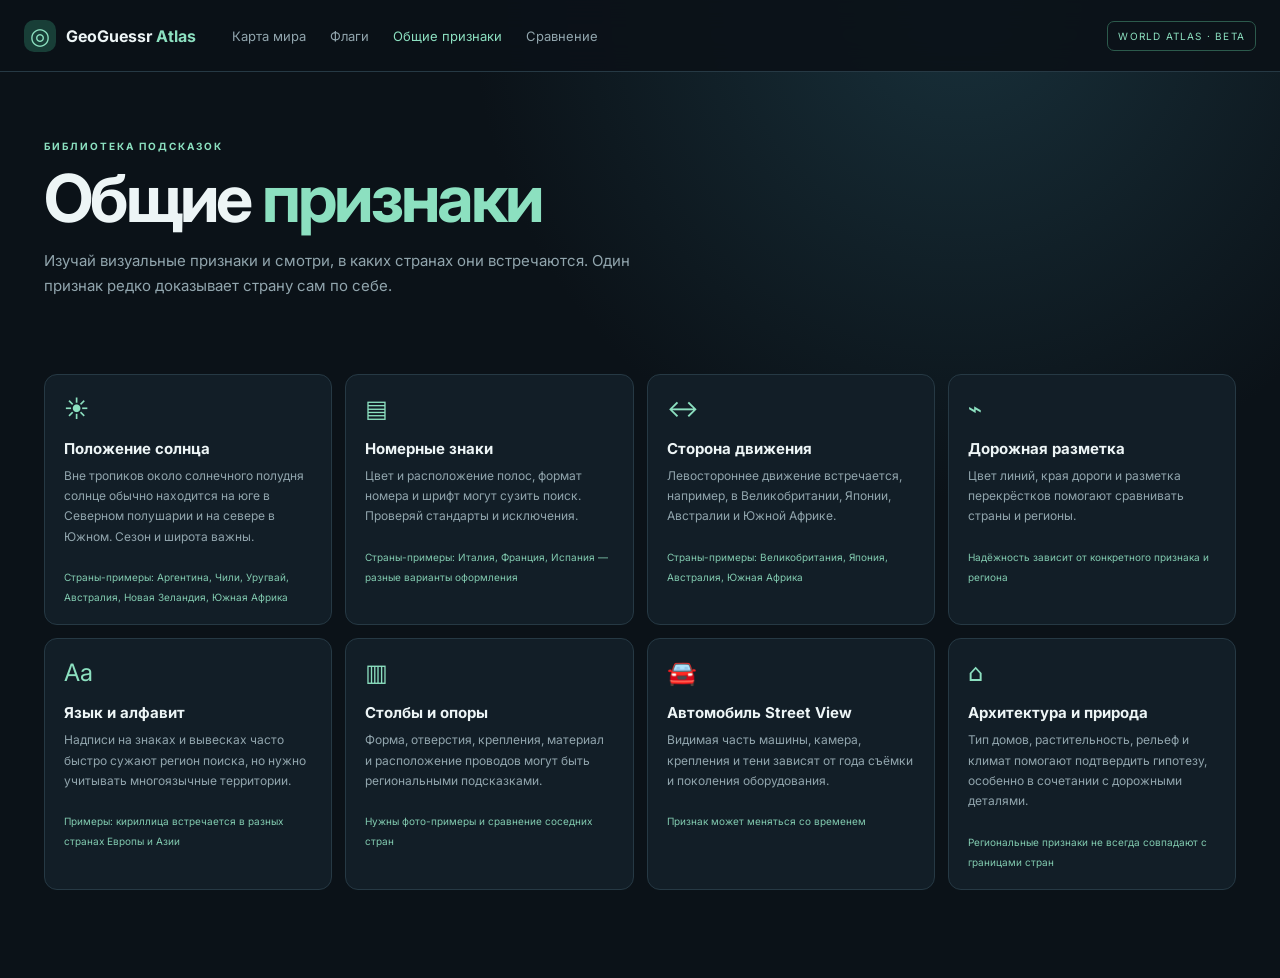
<file: clues.html>
<!doctype html><html lang="ru"><head><meta charset="utf-8"><meta name="viewport" content="width=device-width,initial-scale=1"><title>Общие признаки — GeoGuessr Atlas</title><link rel="stylesheet" href="style.css"></head><body><header class="topbar"><a class="brand" href="index.html"><span class="brand-icon">◎</span><span>GeoGuessr <b>Atlas</b></span></a><nav><a href="map.html">Карта мира</a><a href="flags.html">Флаги</a><a class="active" href="clues.html">Общие признаки</a><a href="compare.html">Сравнение</a></nav><span class="status">WORLD ATLAS · BETA</span></header><main><section class="hero"><div><p class="eyebrow">БИБЛИОТЕКА ПОДСКАЗОК</p><h1>Общие <span>признаки</span></h1><p class="lead">Изучай визуальные признаки и смотри, в каких странах они встречаются. Один признак редко доказывает страну сам по себе.</p></div></section><section class="section"><div class="clue-grid"><article class="clue-card"><span class="clue-icon">☀</span><h3>Положение солнца</h3><p>Вне тропиков около солнечного полудня солнце обычно находится на юге в Северном полушарии и на севере в Южном. Сезон и широта важны.</p><small>Страны-примеры: Аргентина, Чили, Уругвай, Австралия, Новая Зеландия, Южная Африка</small></article><article class="clue-card"><span class="clue-icon">▤</span><h3>Номерные знаки</h3><p>Цвет и расположение полос, формат номера и шрифт могут сузить поиск. Проверяй стандарты и исключения.</p><small>Страны-примеры: Италия, Франция, Испания — разные варианты оформления</small></article><article class="clue-card"><span class="clue-icon">↔</span><h3>Сторона движения</h3><p>Левостороннее движение встречается, например, в Великобритании, Японии, Австралии и Южной Африке.</p><small>Страны-примеры: Великобритания, Япония, Австралия, Южная Африка</small></article><article class="clue-card"><span class="clue-icon">⌁</span><h3>Дорожная разметка</h3><p>Цвет линий, края дороги и разметка перекрёстков помогают сравнивать страны и регионы.</p><small>Надёжность зависит от конкретного признака и региона</small></article><article class="clue-card"><span class="clue-icon">Aa</span><h3>Язык и алфавит</h3><p>Надписи на знаках и вывесках часто быстро сужают регион поиска, но нужно учитывать многоязычные территории.</p><small>Примеры: кириллица встречается в разных странах Европы и Азии</small></article><article class="clue-card"><span class="clue-icon">▥</span><h3>Столбы и опоры</h3><p>Форма, отверстия, крепления, материал и расположение проводов могут быть региональными подсказками.</p><small>Нужны фото-примеры и сравнение соседних стран</small></article><article class="clue-card"><span class="clue-icon">🚘</span><h3>Автомобиль Street View</h3><p>Видимая часть машины, камера, крепления и тени зависят от года съёмки и поколения оборудования.</p><small>Признак может меняться со временем</small></article><article class="clue-card"><span class="clue-icon">⌂</span><h3>Архитектура и природа</h3><p>Тип домов, растительность, рельеф и климат помогают подтвердить гипотезу, особенно в сочетании с дорожными деталями.</p><small>Региональные признаки не всегда совпадают с границами стран</small></article></div></section></main></body></html>
</file>
<file: style.css>
@import url('https://fonts.googleapis.com/css2?family=Inter:wght@400;500;600;700;800&display=swap');
:root{color-scheme:dark;--bg:#0b1218;--panel:#121e27;--panel2:#172630;--line:#263944;--text:#edf5f6;--muted:#91a5ad;--mint:#8ce0c0;--blue:#5c9ee8}
*{box-sizing:border-box}html{scroll-behavior:smooth}body{margin:0;background:radial-gradient(ellipse at 75% 0%,#18303a 0,transparent 36%),var(--bg);font-family:Inter,system-ui,sans-serif;color:var(--text)}a{color:inherit;text-decoration:none}.topbar{height:72px;border-bottom:1px solid #263944;display:flex;align-items:center;gap:36px;padding:0 max(24px,calc((100% - 1240px)/2));position:sticky;top:0;background:#0b1218ed;backdrop-filter:blur(14px);z-index:500}.brand{display:flex;align-items:center;gap:10px;font-weight:700;white-space:nowrap}.brand b{color:var(--mint)}.brand-icon{display:grid;place-items:center;width:32px;height:32px;border-radius:10px;background:#183e37;color:var(--mint);font-size:23px}nav{display:flex;gap:24px;color:var(--muted);font-size:13px}nav a:hover,nav .active{color:var(--mint)}.status{margin-left:auto;font-size:10px;letter-spacing:1.2px;color:var(--mint);border:1px solid #2c5a4c;padding:8px 10px;border-radius:7px}main{max-width:1240px;margin:auto;padding:38px 24px}.hero{display:flex;justify-content:space-between;align-items:center;padding:30px 0 44px;gap:30px}.eyebrow{font-size:10px;letter-spacing:2px;color:var(--mint);font-weight:700;margin:0 0 12px}.hero h1{font-size:clamp(38px,6vw,66px);line-height:1.04;letter-spacing:-2.7px;margin:0}.hero h1 span{color:var(--mint)}.lead{max-width:590px;color:var(--muted);line-height:1.7;font-size:15px}.hero-stat{border-left:1px solid var(--line);padding:12px 0 12px 32px;min-width:175px}.hero-stat strong{display:block;font-size:36px;color:var(--mint)}.hero-stat span{font-size:12px;line-height:1.6;color:var(--muted)}.panel,.section{margin-bottom:34px}.panel{background:linear-gradient(145deg,#13212a,#101a22);border:1px solid var(--line);border-radius:18px;padding:24px}.section{padding:16px 0}.section-head{display:flex;justify-content:space-between;align-items:center;gap:18px;margin-bottom:20px}.section-head h2{margin:0 0 7px;font-size:25px;letter-spacing:-.7px}.muted{color:var(--muted);font-size:13px;line-height:1.6;margin:0}.map-controls{display:flex;gap:7px}.button,.map-controls button{background:#1b2b35;border:1px solid #344954;color:var(--text);border-radius:9px;padding:10px 13px;cursor:pointer}.map-controls button:hover{border-color:var(--mint);color:var(--mint)}#mapCanvas{height:470px;border:1px solid var(--line);border-radius:12px;overflow:hidden;background:#a8d2d7}#mapCanvas .leaflet-container{height:100%;width:100%;background:#a8d2d7}.country-detail{display:flex;align-items:center;gap:14px;padding:15px 0 0}.detail-mark{display:grid;place-items:center;width:42px;height:42px;border-radius:12px;background:#203b37;color:var(--mint);font-size:25px}.country-detail p{margin:5px 0 0;font-size:12px;color:var(--muted)}.filters{display:flex;gap:10px;margin-bottom:18px}.filters input,.filters select{background:#111e27;border:1px solid #2c414d;border-radius:10px;padding:13px 14px;color:var(--text);font:inherit;font-size:13px}.filters input{flex:1;min-width:0}.filters select{min-width:180px}.flag-grid{display:grid;grid-template-columns:repeat(5,minmax(0,1fr));gap:13px}.flag-card{background:var(--panel);border:1px solid var(--line);border-radius:12px;padding:13px;text-align:left;cursor:pointer;transition:.16s;min-width:0}.flag-card:hover{transform:translateY(-2px);border-color:#5a8e80;background:#172932}.flag-img-wrap{height:86px;min-height:86px;box-sizing:border-box;overflow:hidden;background:transparent;border-radius:7px;display:flex;align-items:center;justify-content:center;padding:4px;margin-bottom:12px}.flag-img-wrap img{display:block;width:auto;height:auto;max-width:100%;max-height:70px;object-fit:contain;flex:0 1 auto}#countryFlag{overflow:hidden;flex:0 0 220px}#countryFlag img{display:block;width:auto;height:auto;max-width:100%;max-height:114px;object-fit:contain;flex:0 1 auto}.flag-card strong{display:block;font-size:13px;margin-bottom:4px}.flag-card span{font-size:11px;color:var(--muted)}.count-pill{font-size:11px;color:var(--mint);border:1px solid #2c5a4c;padding:7px 10px;border-radius:30px;white-space:nowrap}.clue-grid{display:grid;grid-template-columns:repeat(4,minmax(0,1fr));gap:13px}.clue-card{padding:19px;background:var(--panel);border:1px solid var(--line);border-radius:13px}.clue-icon{color:var(--mint);font-size:24px}.clue-card h3{font-size:15px;margin:16px 0 8px}.clue-card p{color:var(--muted);font-size:12px;line-height:1.7;margin:0 0 18px}.clue-card small{color:#82cbb0;font-size:10px}footer{border-top:1px solid var(--line);padding:24px 0 8px;display:flex;justify-content:space-between;gap:15px;color:var(--muted);font-size:11px}.map-loading{padding:20px;color:#17332d}.leaflet-popup-content-wrapper,.leaflet-popup-tip{background:#12212a;color:#eef5f6}.leaflet-popup-content{font-family:Inter,sans-serif}.leaflet-control-zoom a{background:#14242c!important;color:#eaf4f4!important;border-color:#30434c!important}
@media(max-width:850px){.topbar{gap:18px;padding:0 18px}nav{gap:13px}.status{display:none}.flag-grid{grid-template-columns:repeat(3,minmax(0,1fr))}.clue-grid{grid-template-columns:repeat(2,minmax(0,1fr))}.hero-stat{min-width:120px;padding-left:20px}.hero h1{font-size:48px}}@media(max-width:560px){.topbar{height:auto;min-height:64px;flex-wrap:wrap;padding:12px 16px;gap:12px}.brand{font-size:14px}nav{order:3;width:100%;justify-content:space-between;font-size:12px}.hero{padding:26px 0 30px;align-items:flex-start}.hero-stat{display:none}.hero h1{font-size:43px}.panel{padding:15px}.section-head{align-items:flex-start}.section-head h2{font-size:22px}#mapCanvas{height:350px}.map-controls button{padding:8px}.filters{flex-direction:column}.filters select{width:100%}.flag-grid{grid-template-columns:repeat(2,minmax(0,1fr));gap:9px}.flag-img-wrap{height:75px;min-height:75px}.clue-grid{grid-template-columns:1fr}.section{padding:5px 0}footer{flex-direction:column}}

/* Country profile flag: transparent background */
#countryFlag.flag-img-wrap{background:transparent!important;border:0!important;padding:0!important;box-shadow:none!important;overflow:hidden;border-radius:0!important;}
#countryFlag.flag-img-wrap img{background:transparent!important;border:0!important;box-shadow:none!important;}
/* Map country popup */
.map-pop{display:flex;align-items:center;gap:12px;min-width:215px;color:#eaf3f6;font-family:inherit;}
.map-pop-flag{width:92px;height:62px;object-fit:contain;flex:0 0 92px;background:transparent;display:block;}
.map-pop-info{display:flex;flex-direction:column;gap:3px;min-width:0;}
.map-pop-info b{font-size:15px;line-height:1.25;color:#14212a;}
.map-pop-info span{font-size:12px;color:#344b58;}
.map-pop-info small{font-size:11px;color:#5b7380;}
.map-pop-info a{font-size:12px;font-weight:700;color:#147b61;text-decoration:none;margin-top:5px;}
.map-pop-info a:hover{text-decoration:underline;}
.leaflet-popup-content-wrapper{border-radius:12px!important;padding:3px;}
.leaflet-popup-content{margin:12px 16px 12px 12px!important;}
@media(max-width:560px){.map-pop{min-width:190px;gap:8px}.map-pop-flag{width:72px;flex-basis:72px;height:50px}.map-pop-info b{font-size:14px}}

/* Driving-side map filters */
.map-filterbar{display:flex;flex-wrap:wrap;gap:8px;margin:0 0 10px;}
.map-filter{display:inline-flex;align-items:center;gap:8px;background:#14232c;border:1px solid #304650;border-radius:9px;padding:10px 13px;color:#c4d3d8;font:inherit;font-size:12px;cursor:pointer;transition:background .15s,border-color .15s,color .15s;}
.map-filter:hover{border-color:#64877f;color:#fff;}
.map-filter.active{background:#203d39;border-color:#63b99b;color:#a5f0d1;}
.filter-dot,.legend-swatch{display:inline-block;width:10px;height:10px;border-radius:3px;flex:0 0 auto;}
.filter-dot.right,.legend-swatch.right{background:#cf3838}.filter-dot.left,.legend-swatch.left{background:#1f5a9d}.legend-swatch.unknown{background:#aebcc0}
.map-legend{display:flex;flex-wrap:wrap;gap:14px;margin:0 0 14px;color:var(--muted);font-size:11px;}
.map-legend span{display:inline-flex;align-items:center;gap:6px;}
@media(max-width:560px){.map-filterbar{gap:6px}.map-filter{padding:9px 10px;font-size:11px}.map-legend{gap:9px;font-size:10px}}

/* Sun and country clue filters */
.map-filter-groups{display:grid;gap:13px;margin:0 0 13px}.filter-group{display:flex;flex-direction:column;gap:7px}.filter-group-label{font-size:11px;color:var(--muted);font-weight:700;letter-spacing:.4px}.map-filterbar{display:flex;flex-wrap:wrap;gap:8px;margin:0}.filter-dot.north,.legend-swatch.north{background:#d48b32}.filter-dot.south,.legend-swatch.south{background:#0e8b78}.filter-dot.equatorial,.legend-swatch.equatorial{background:#9b75c9}.map-legend{gap:10px 14px}
\n.clue-photo-wrap{height:145px;margin:14px -19px -19px;position:relative;overflow:hidden;border-radius:0 0 12px 12px;background:#0b151c}.clue-photo{width:100%;height:100%;display:block;object-fit:cover}.photo-credit{position:absolute;right:6px;bottom:5px;background:rgba(0,0,0,.65);padding:3px 5px;border-radius:4px;font-size:9px}.photo-credit a{color:#fff;text-decoration:none}.clue-card p{overflow-wrap:anywhere}@media(max-width:850px){.clue-grid{grid-template-columns:repeat(2,minmax(0,1fr))}.clue-photo-wrap{height:125px}}@media(max-width:520px){.clue-grid{grid-template-columns:1fr}.clue-photo-wrap{height:180px}}\n.map-error{position:absolute;z-index:500;left:12px;bottom:12px;max-width:360px;background:rgba(11,18,24,.92);border:1px solid #344954;color:#edf5f6;border-radius:9px;padding:10px 13px;font-size:12px;line-height:1.5}#mapCanvas{position:relative}
/* Center-line colour map filter */
.filter-dot.line-white,.legend-swatch.line-white{background:#2586c7;border:0;box-sizing:border-box}.filter-dot.line-yellow,.legend-swatch.line-yellow{background:#e6a323}.filter-dot.line-both,.legend-swatch.line-both{background:#9562cf}

/* Country comparison */
.compare-pickers{display:grid;grid-template-columns:minmax(0,1fr) 44px minmax(0,1fr);gap:12px;align-items:end;margin:20px 0 14px}
.compare-pickers label{display:flex;flex-direction:column;gap:8px;color:var(--muted);font-size:12px}
.compare-pickers select{width:100%;min-width:0;background:#111e27;border:1px solid #2c414d;border-radius:10px;padding:13px 12px;color:var(--text);font:inherit;font-size:13px}
.swap-button,.secondary-button{background:#1b2b35;border:1px solid #344954;color:var(--text);border-radius:9px;padding:11px 13px;cursor:pointer}
.swap-button{font-size:22px;color:var(--mint);height:44px}.swap-button:hover,.secondary-button:hover{border-color:var(--mint)}
.compare-actions{display:flex;align-items:center;gap:14px;margin:12px 0 22px}.compare-actions p{margin:0}
.compare-country-head{display:grid;grid-template-columns:1fr 54px 1fr;align-items:center;gap:12px;padding:18px 0;border-top:1px solid var(--line);border-bottom:1px solid var(--line);margin-bottom:0}
.compare-country-head>div:not(.versus){display:flex;align-items:center;gap:14px;min-width:0}.compare-country-head>div:last-child{justify-content:flex-end}
.compare-country-head img{width:72px;height:48px;object-fit:contain}.compare-country-head h3{font-size:17px;margin:0}.versus{text-align:center;font-size:11px;letter-spacing:1px;color:var(--mint);font-weight:800}
.compare-table-head,.compare-row{display:grid;grid-template-columns:minmax(125px,.75fr) minmax(0,1.2fr) minmax(0,1.2fr);gap:14px}
.compare-table-head{padding:14px 0;color:var(--muted);font-size:11px;text-transform:uppercase;letter-spacing:.5px;border-bottom:1px solid var(--line)}
.compare-row{padding:16px 0;border-bottom:1px solid var(--line);align-items:start}
.compare-feature{display:flex;flex-direction:column;gap:7px}.compare-feature>span{font-size:19px;color:var(--mint)}.compare-feature b{font-size:13px}.compare-feature small{font-size:10px}.compare-feature small.diff{color:#8ce0c0}.compare-feature small.same{color:#91a5ad}
.compare-value{font-size:12px;line-height:1.75;color:#d2e0e4;overflow-wrap:anywhere}
.compare-note{margin-top:18px}
@media(max-width:650px){.compare-pickers{grid-template-columns:minmax(0,1fr) 38px minmax(0,1fr);gap:7px}.compare-pickers select{font-size:11px;padding:11px 7px}.compare-country-head{grid-template-columns:1fr 32px 1fr;gap:6px}.compare-country-head>div:not(.versus){flex-direction:column;align-items:flex-start;gap:8px}.compare-country-head>div:last-child{align-items:flex-end}.compare-country-head img{width:58px;height:38px}.compare-country-head h3{font-size:14px}.compare-table-head,.compare-row{grid-template-columns:1fr 1fr;gap:10px}.compare-table-head span:first-child{display:none}.compare-row .compare-feature{grid-column:1/-1;flex-direction:row;align-items:center;flex-wrap:wrap}.compare-feature>span{font-size:16px}.compare-feature small{margin-left:auto}.compare-table-head{font-size:10px}.compare-value{font-size:11px}.compare-actions{align-items:flex-start;flex-direction:column}}
</file>
